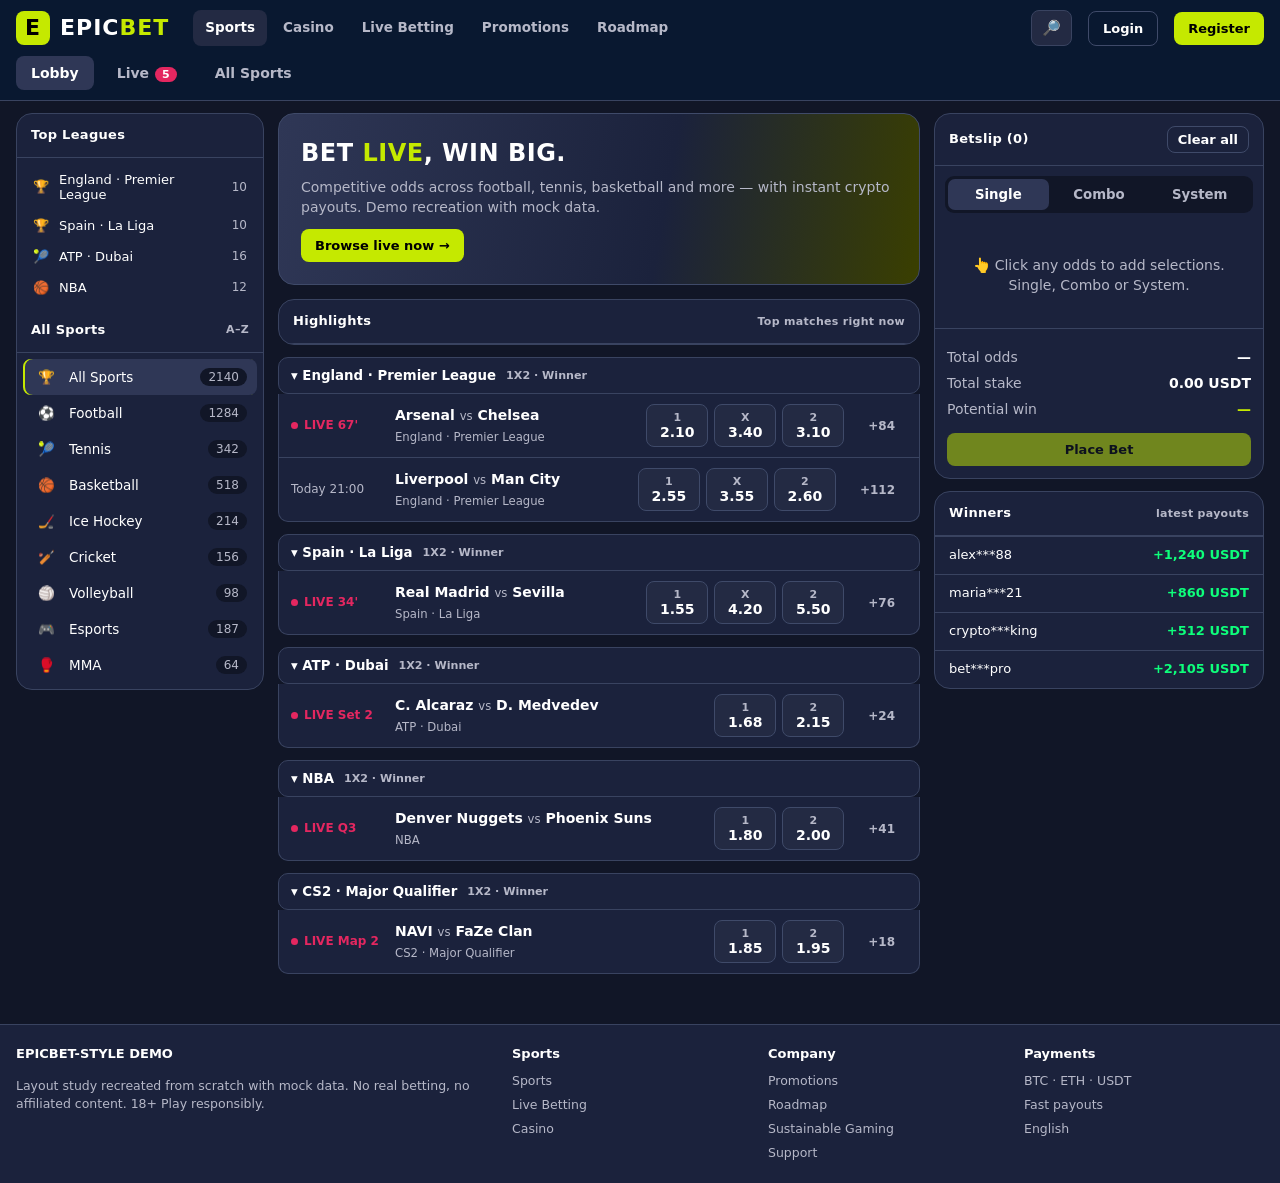
<file: index.html>
<!doctype html>
<html lang="en">
<head>
<meta charset="utf-8"/>
<meta name="viewport" content="width=device-width,initial-scale=1"/>
<title>Epicbet-style Sportsbook — Sports (Demo Recreation)</title>
<meta name="description" content="Demo recreation of a sportsbook sports page layout for study purposes. Mock data, no real betting."/>
<meta name="theme-color" content="#111627"/>
<link rel="stylesheet" href="./styles.css"/>
</head>
<body>

<header class="site-header">
  <div class="header-inner">
    <a class="logo" href="./index.html" aria-label="home"><span class="logo-mark">E</span><span>EPIC<em>BET</em></span></a>
    <nav class="main-nav" aria-label="products">
      <a href="./index.html" class="active">Sports</a>
      <a href="./casino.html">Casino</a>
      <a href="./live.html">Live Betting</a>
      <a href="./promotions.html">Promotions</a>
      <a href="./roadmap.html">Roadmap</a>
    </nav>
    <div class="header-spacer"></div>
    <button class="icon-btn" id="searchBtn" aria-label="search">🔎</button>
    <button class="btn btn-ghost" data-auth="login">Login</button>
    <button class="btn btn-primary" data-auth="register">Register</button>
  </div>
  <div class="catbar" role="tablist" aria-label="sports categories">
    <button class="cat-tab active" data-view="lobby" role="tab">Lobby</button>
    <button class="cat-tab" data-view="live" role="tab">Live<span class="pill" id="livePill">0</span></button>
    <button class="cat-tab" data-view="all" role="tab">All Sports</button>
    <div class="cat-spacer"></div>
    <label class="search-inline" id="searchWrap" hidden>🔎 <input id="search" placeholder="Search matches…" aria-label="search matches"/></label>
  </div>
</header>

<main class="page">
  <aside class="panel left-col" aria-label="sports sidebar">
    <div class="panel-h"><span>Top Leagues</span></div>
    <div style="padding:6px" id="topLeagues"></div>
    <div class="panel-h"><span>All Sports</span><span class="winners-sub">A–Z</span></div>
    <div class="sport-list" id="sportList"></div>
  </aside>

  <section aria-label="matches">
    <div id="lobbyHero" class="lobby-hero">
      <h1>BET <em>LIVE</em>, WIN BIG.</h1>
      <p>Competitive odds across football, tennis, basketball and more — with instant crypto payouts. Demo recreation with mock data.</p>
      <button class="btn btn-primary" id="heroCta">Browse live now →</button>
    </div>
    <div class="panel" style="margin-bottom:12px"><div class="panel-h"><span id="viewTitle">Highlights</span><span class="winners-sub" id="viewSub">Top matches right now</span></div></div>
    <div id="matches"></div>
  </section>

  <aside class="betslip-col">
    <div class="panel betslip" aria-label="betslip">
      <div class="panel-h"><span id="slipTitle">Betslip (0)</span><button id="clearBtn" class="btn btn-ghost" style="padding:5px 10px">Clear all</button></div>
      <div class="tabs">
        <button data-mode="single" class="active">Single</button><button data-mode="combo">Combo</button><button data-mode="system">System</button>
      </div>
      <div class="slip-items" id="slipItems"></div>
      <div class="slip-footer">
        <div class="total-row"><span>Total odds</span><strong id="totalOdds">—</strong></div>
        <div class="total-row"><span>Total stake</span><strong id="totalStake">0.00 USDT</strong></div>
        <div class="total-row"><span>Potential win</span><strong id="potential" style="color:var(--accent)">—</strong></div>
        <button id="placeBtn" class="btn btn-primary" style="width:100%;margin-top:8px" disabled>Place Bet</button>
      </div>
    </div>
    <div class="panel winners" aria-label="winners">
      <div class="panel-h winners-head"><span>Winners</span><span class="winners-sub">latest payouts</span></div>
      <div id="winnersFeed"></div>
    </div>
  </aside>
</main>

<div class="dock" aria-label="mobile navigation">
  <nav>
    <a href="./index.html" class="active">🏆<span>Sports</span></a>
    <a href="./live.html">🔴<span>Live</span></a>
    <a href="./index.html" id="dockSlip">🧾<span>Betslip</span><span class="dbadge" id="dockBadge" hidden>0</span></a>
    <a href="./casino.html">🎰<span>Casino</span></a>
    <a href="./promotions.html">🎁<span>Bonus</span></a>
  </nav>
</div>

<div class="modal-back" id="authModal" role="dialog" aria-modal="true" aria-labelledby="authTitle">
  <div class="modal">
    <h2 id="authTitle">Login</h2>
    <p>Demo only — no account is created and nothing is sent anywhere.</p>
    <label>Email<input type="email" placeholder="you@example.com"/></label>
    <label>Password<input type="password" placeholder="••••••••"/></label>
    <div class="row">
      <button class="btn btn-ghost" id="authCancel">Cancel</button>
      <button class="btn btn-primary" id="authGo">Continue</button>
    </div>
  </div>
</div>

<footer>
  <div class="footer-inner">
    <div><h4>EPICBET-STYLE DEMO</h4><p>Layout study recreated from scratch with mock data. No real betting, no affiliated content. 18+ Play responsibly.</p></div>
    <div><h4>Sports</h4><ul><li><a href="./index.html">Sports</a></li><li><a href="./live.html">Live Betting</a></li><li><a href="./casino.html">Casino</a></li></ul></div>
    <div><h4>Company</h4><ul><li><a href="./promotions.html">Promotions</a></li><li><a href="./roadmap.html">Roadmap</a></li><li>Sustainable Gaming</li><li>Support</li></ul></div>
    <div><h4>Payments</h4><ul><li>BTC · ETH · USDT</li><li>Fast payouts</li><li>English</li></ul></div>
  </div>
</footer>

<script src="./app.js"></script>
</body>
</html>
</file>
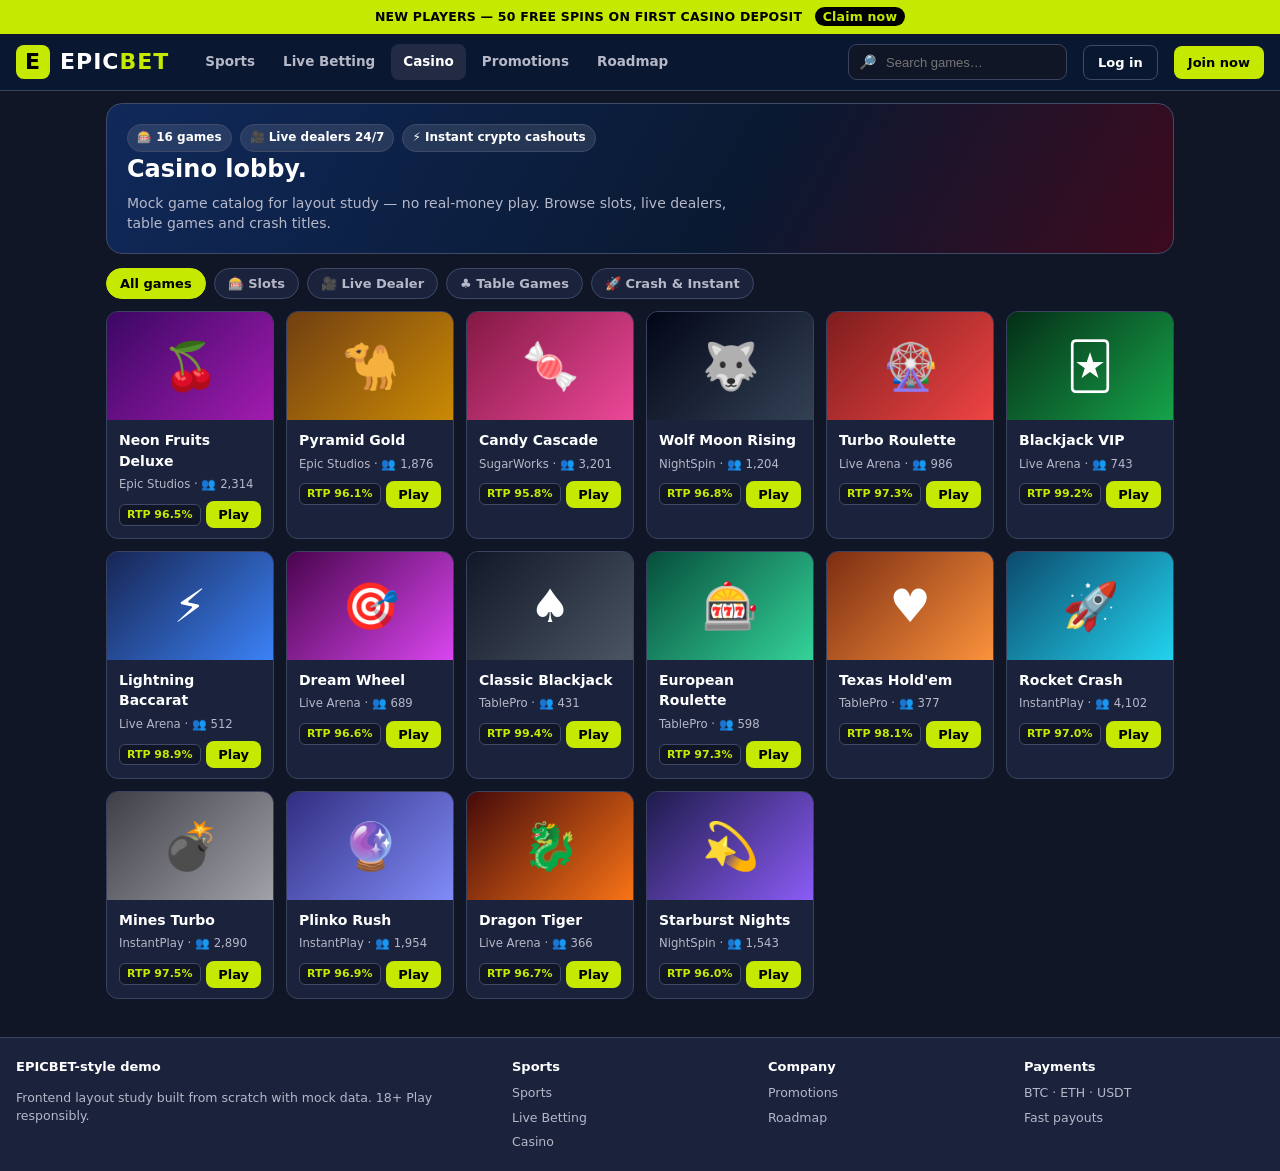
<file: casino.html>
<!doctype html>
<html lang="en">
<head>
<meta charset="utf-8"/>
<meta name="viewport" content="width=device-width,initial-scale=1"/>
<title>Casino — EpicBet-style Sportsbook (Demo)</title>
<link rel="stylesheet" href="./styles.css"/>
</head>
<body>
<div class="promo-bar">NEW PLAYERS — 50 FREE SPINS ON FIRST CASINO DEPOSIT <strong>Claim now</strong></div>

<header class="site-header">
  <div class="header-inner">
    <a class="logo" href="./index.html"><span class="logo-mark">E</span><span>EPIC<em>BET</em></span></a>
    <nav class="main-nav" aria-label="primary">
      <a href="./index.html">Sports</a>
      <a href="./live.html">Live Betting</a>
      <a href="./casino.html" class="active">Casino</a>
      <a href="./promotions.html">Promotions</a>
      <a href="./roadmap.html">Roadmap</a>
    </nav>
    <div class="header-spacer"></div>
    <label class="search-box">🔎 <input id="casinoSearch" placeholder="Search games…" aria-label="search games"/></label>
    <button class="btn btn-ghost">Log in</button>
    <button class="btn btn-primary">Join now</button>
  </div>
</header>

<main class="page page-single">
  <section aria-label="casino lobby">
    <div class="sub-hero">
      <div class="hero-badges"><span class="badge">🎰 <span id="gameCount">—</span></span><span class="badge">🎥 Live dealers 24/7</span><span class="badge">⚡ Instant crypto cashouts</span></div>
      <h1>Casino lobby.</h1>
      <p>Mock game catalog for layout study — no real-money play. Browse slots, live dealers, table games and crash titles.</p>
    </div>
    <div class="chips" id="casinoCats"></div>
    <div class="game-grid" id="gameGrid"></div>
  </section>
</main>

<footer>
  <div class="footer-inner">
    <div><h4>EPICBET-style demo</h4><p>Frontend layout study built from scratch with mock data. 18+ Play responsibly.</p></div>
    <div><h4>Sports</h4><ul><li><a href="./index.html">Sports</a></li><li><a href="./live.html">Live Betting</a></li><li><a href="./casino.html">Casino</a></li></ul></div>
    <div><h4>Company</h4><ul><li><a href="./promotions.html">Promotions</a></li><li><a href="./roadmap.html">Roadmap</a></li></ul></div>
    <div><h4>Payments</h4><ul><li>BTC · ETH · USDT</li><li>Fast payouts</li></ul></div>
  </div>
</footer>

<script src="./casino.js"></script>
</body>
</html>
</file>
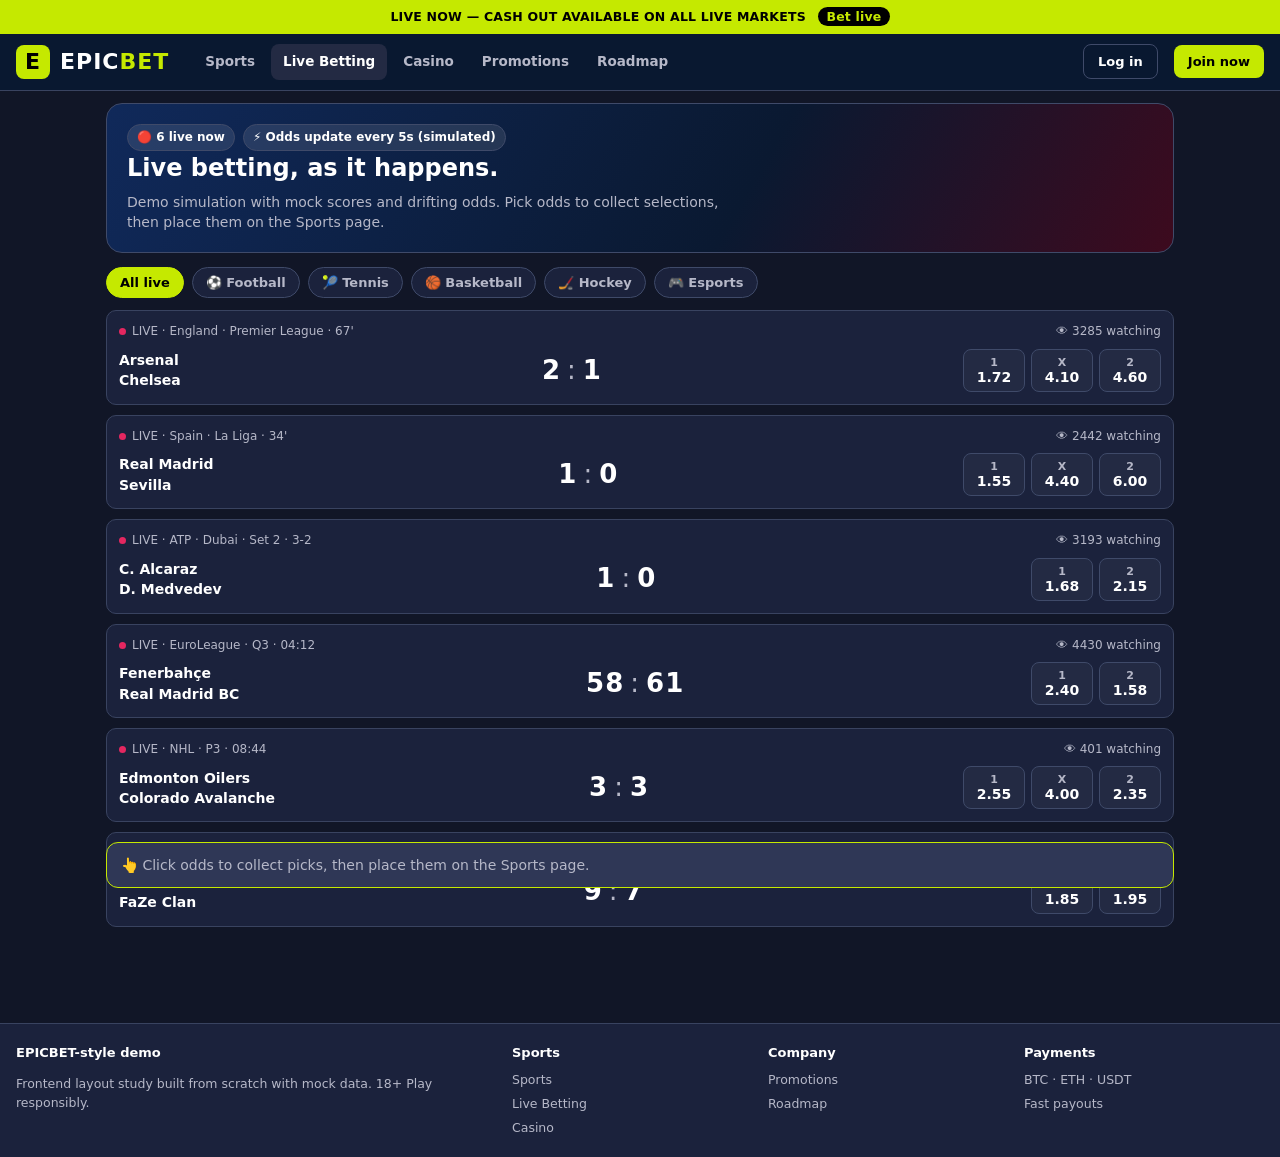
<file: live.html>
<!doctype html>
<html lang="en">
<head>
<meta charset="utf-8"/>
<meta name="viewport" content="width=device-width,initial-scale=1"/>
<title>Live Betting — EpicBet-style Sportsbook (Demo)</title>
<link rel="stylesheet" href="./styles.css"/>
</head>
<body>
<div class="promo-bar">LIVE NOW — CASH OUT AVAILABLE ON ALL LIVE MARKETS <strong>Bet live</strong></div>

<header class="site-header">
  <div class="header-inner">
    <a class="logo" href="./index.html"><span class="logo-mark">E</span><span>EPIC<em>BET</em></span></a>
    <nav class="main-nav" aria-label="primary">
      <a href="./index.html">Sports</a>
      <a href="./live.html" class="active">Live Betting</a>
      <a href="./casino.html">Casino</a>
      <a href="./promotions.html">Promotions</a>
      <a href="./roadmap.html">Roadmap</a>
    </nav>
    <div class="header-spacer"></div>
    <button class="btn btn-ghost">Log in</button>
    <button class="btn btn-primary">Join now</button>
  </div>
</header>

<main class="page page-single">
  <section aria-label="live betting">
    <div class="sub-hero">
      <div class="hero-badges"><span class="badge">🔴 <span id="liveCount">—</span></span><span class="badge">⚡ Odds update every 5s (simulated)</span></div>
      <h1>Live betting, as it happens.</h1>
      <p>Demo simulation with mock scores and drifting odds. Pick odds to collect selections, then place them on the Sports page.</p>
    </div>
    <div class="chips" id="liveFilters"></div>
    <div id="liveList"></div>
    <div class="live-bar" id="liveBar"></div>
  </section>
</main>

<footer>
  <div class="footer-inner">
    <div><h4>EPICBET-style demo</h4><p>Frontend layout study built from scratch with mock data. 18+ Play responsibly.</p></div>
    <div><h4>Sports</h4><ul><li><a href="./index.html">Sports</a></li><li><a href="./live.html">Live Betting</a></li><li><a href="./casino.html">Casino</a></li></ul></div>
    <div><h4>Company</h4><ul><li><a href="./promotions.html">Promotions</a></li><li><a href="./roadmap.html">Roadmap</a></li></ul></div>
    <div><h4>Payments</h4><ul><li>BTC · ETH · USDT</li><li>Fast payouts</li></ul></div>
  </div>
</footer>

<script src="./live.js"></script>
</body>
</html>
</file>
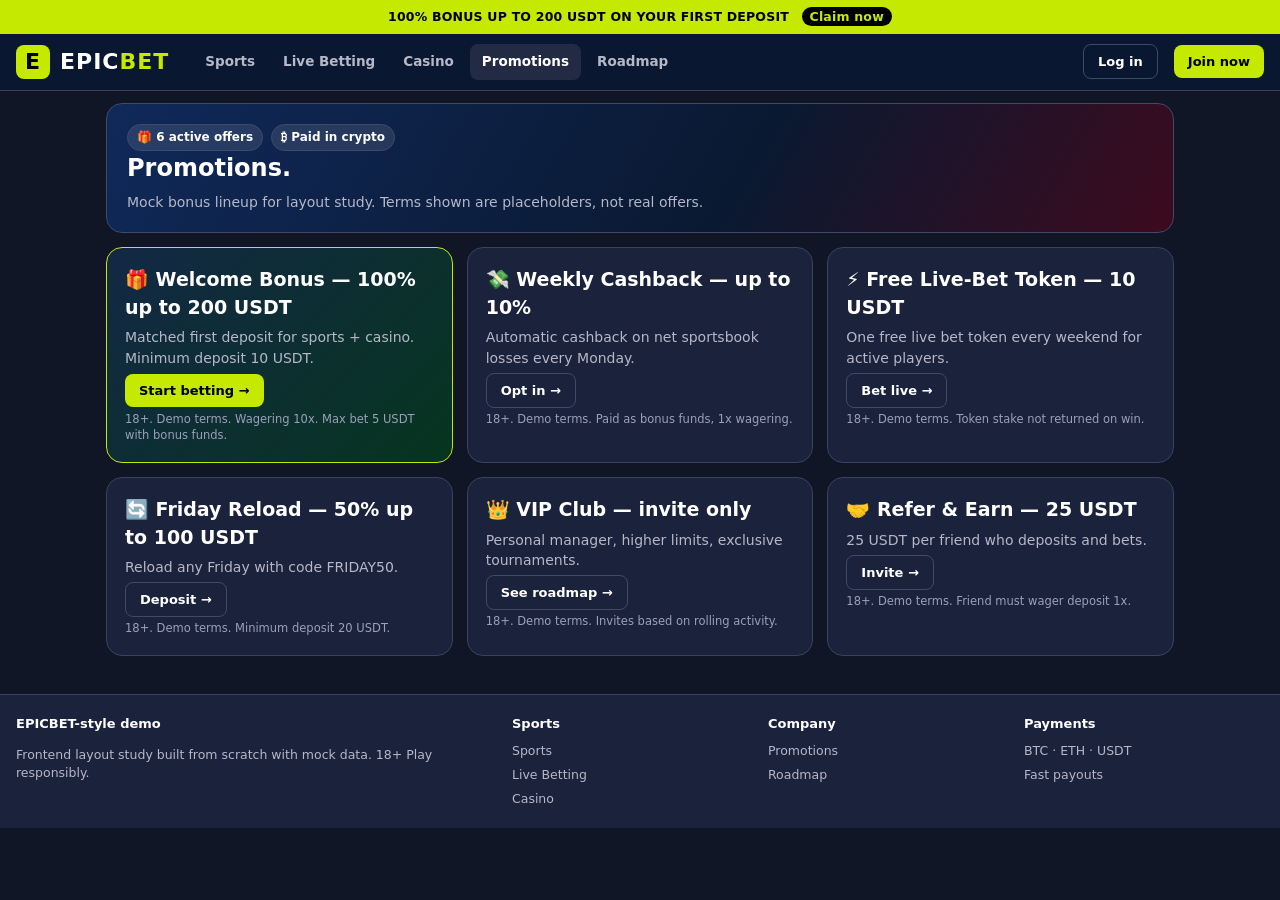
<file: promotions.html>
<!doctype html>
<html lang="en">
<head>
<meta charset="utf-8"/>
<meta name="viewport" content="width=device-width,initial-scale=1"/>
<title>Promotions — EpicBet-style Sportsbook (Demo)</title>
<link rel="stylesheet" href="./styles.css"/>
</head>
<body>
<div class="promo-bar">100% BONUS UP TO 200 USDT ON YOUR FIRST DEPOSIT <strong>Claim now</strong></div>

<header class="site-header">
  <div class="header-inner">
    <a class="logo" href="./index.html"><span class="logo-mark">E</span><span>EPIC<em>BET</em></span></a>
    <nav class="main-nav" aria-label="primary">
      <a href="./index.html">Sports</a>
      <a href="./live.html">Live Betting</a>
      <a href="./casino.html">Casino</a>
      <a href="./promotions.html" class="active">Promotions</a>
      <a href="./roadmap.html">Roadmap</a>
    </nav>
    <div class="header-spacer"></div>
    <button class="btn btn-ghost">Log in</button>
    <button class="btn btn-primary">Join now</button>
  </div>
</header>

<main class="page page-single">
  <section aria-label="promotions">
    <div class="sub-hero">
      <div class="hero-badges"><span class="badge">🎁 6 active offers</span><span class="badge">₿ Paid in crypto</span></div>
      <h1>Promotions.</h1>
      <p>Mock bonus lineup for layout study. Terms shown are placeholders, not real offers.</p>
    </div>
    <div class="promo-grid">
      <div class="promo-lg featured">
        <h2>🎁 Welcome Bonus — 100% up to 200 USDT</h2>
        <p>Matched first deposit for sports + casino. Minimum deposit 10 USDT.</p>
        <a class="btn btn-primary" href="./index.html">Start betting →</a>
        <div class="terms">18+. Demo terms. Wagering 10x. Max bet 5 USDT with bonus funds.</div>
      </div>
      <div class="promo-lg">
        <h2>💸 Weekly Cashback — up to 10%</h2>
        <p>Automatic cashback on net sportsbook losses every Monday.</p>
        <a class="btn btn-ghost" href="./index.html">Opt in →</a>
        <div class="terms">18+. Demo terms. Paid as bonus funds, 1x wagering.</div>
      </div>
      <div class="promo-lg">
        <h2>⚡ Free Live-Bet Token — 10 USDT</h2>
        <p>One free live bet token every weekend for active players.</p>
        <a class="btn btn-ghost" href="./live.html">Bet live →</a>
        <div class="terms">18+. Demo terms. Token stake not returned on win.</div>
      </div>
      <div class="promo-lg">
        <h2>🔄 Friday Reload — 50% up to 100 USDT</h2>
        <p>Reload any Friday with code FRIDAY50.</p>
        <a class="btn btn-ghost" href="./index.html">Deposit →</a>
        <div class="terms">18+. Demo terms. Minimum deposit 20 USDT.</div>
      </div>
      <div class="promo-lg">
        <h2>👑 VIP Club — invite only</h2>
        <p>Personal manager, higher limits, exclusive tournaments.</p>
        <a class="btn btn-ghost" href="./roadmap.html">See roadmap →</a>
        <div class="terms">18+. Demo terms. Invites based on rolling activity.</div>
      </div>
      <div class="promo-lg">
        <h2>🤝 Refer &amp; Earn — 25 USDT</h2>
        <p>25 USDT per friend who deposits and bets.</p>
        <a class="btn btn-ghost" href="./index.html">Invite →</a>
        <div class="terms">18+. Demo terms. Friend must wager deposit 1x.</div>
      </div>
    </div>
  </section>
</main>

<footer>
  <div class="footer-inner">
    <div><h4>EPICBET-style demo</h4><p>Frontend layout study built from scratch with mock data. 18+ Play responsibly.</p></div>
    <div><h4>Sports</h4><ul><li><a href="./index.html">Sports</a></li><li><a href="./live.html">Live Betting</a></li><li><a href="./casino.html">Casino</a></li></ul></div>
    <div><h4>Company</h4><ul><li><a href="./promotions.html">Promotions</a></li><li><a href="./roadmap.html">Roadmap</a></li></ul></div>
    <div><h4>Payments</h4><ul><li>BTC · ETH · USDT</li><li>Fast payouts</li></ul></div>
  </div>
</footer>
</body>
</html>
</file>
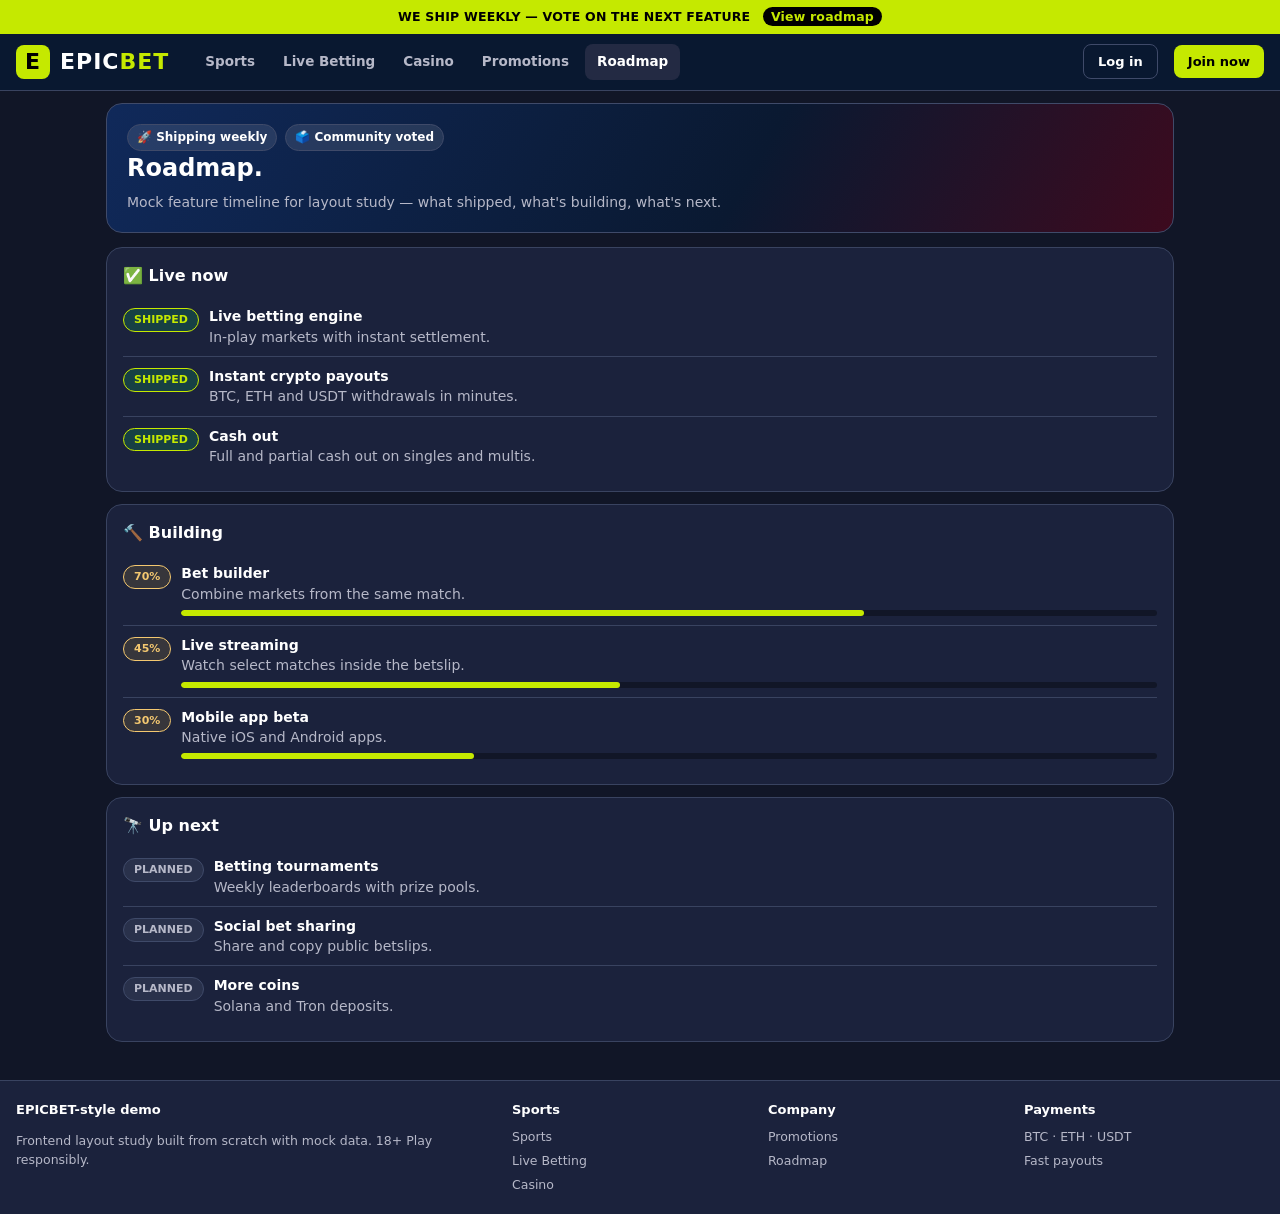
<file: roadmap.html>
<!doctype html>
<html lang="en">
<head>
<meta charset="utf-8"/>
<meta name="viewport" content="width=device-width,initial-scale=1"/>
<title>Roadmap — EpicBet-style Sportsbook (Demo)</title>
<link rel="stylesheet" href="./styles.css"/>
</head>
<body>
<div class="promo-bar">WE SHIP WEEKLY — VOTE ON THE NEXT FEATURE <strong>View roadmap</strong></div>

<header class="site-header">
  <div class="header-inner">
    <a class="logo" href="./index.html"><span class="logo-mark">E</span><span>EPIC<em>BET</em></span></a>
    <nav class="main-nav" aria-label="primary">
      <a href="./index.html">Sports</a>
      <a href="./live.html">Live Betting</a>
      <a href="./casino.html">Casino</a>
      <a href="./promotions.html">Promotions</a>
      <a href="./roadmap.html" class="active">Roadmap</a>
    </nav>
    <div class="header-spacer"></div>
    <button class="btn btn-ghost">Log in</button>
    <button class="btn btn-primary">Join now</button>
  </div>
</header>

<main class="page page-single">
  <section aria-label="roadmap">
    <div class="sub-hero">
      <div class="hero-badges"><span class="badge">🚀 Shipping weekly</span><span class="badge">🗳️ Community voted</span></div>
      <h1>Roadmap.</h1>
      <p>Mock feature timeline for layout study — what shipped, what's building, what's next.</p>
    </div>
    <div class="timeline">
      <div class="tl-group">
        <h2>✅ Live now</h2>
        <div class="tl-item"><span class="status done">SHIPPED</span><div><strong>Live betting engine</strong><br/><span style="color:var(--muted)">In-play markets with instant settlement.</span></div></div>
        <div class="tl-item"><span class="status done">SHIPPED</span><div><strong>Instant crypto payouts</strong><br/><span style="color:var(--muted)">BTC, ETH and USDT withdrawals in minutes.</span></div></div>
        <div class="tl-item"><span class="status done">SHIPPED</span><div><strong>Cash out</strong><br/><span style="color:var(--muted)">Full and partial cash out on singles and multis.</span></div></div>
      </div>
      <div class="tl-group">
        <h2>🔨 Building</h2>
        <div class="tl-item"><span class="status work">70%</span><div style="flex:1"><strong>Bet builder</strong><br/><span style="color:var(--muted)">Combine markets from the same match.</span><div class="progress"><i style="width:70%"></i></div></div></div>
        <div class="tl-item"><span class="status work">45%</span><div style="flex:1"><strong>Live streaming</strong><br/><span style="color:var(--muted)">Watch select matches inside the betslip.</span><div class="progress"><i style="width:45%"></i></div></div></div>
        <div class="tl-item"><span class="status work">30%</span><div style="flex:1"><strong>Mobile app beta</strong><br/><span style="color:var(--muted)">Native iOS and Android apps.</span><div class="progress"><i style="width:30%"></i></div></div></div>
      </div>
      <div class="tl-group">
        <h2>🔭 Up next</h2>
        <div class="tl-item"><span class="status next">PLANNED</span><div><strong>Betting tournaments</strong><br/><span style="color:var(--muted)">Weekly leaderboards with prize pools.</span></div></div>
        <div class="tl-item"><span class="status next">PLANNED</span><div><strong>Social bet sharing</strong><br/><span style="color:var(--muted)">Share and copy public betslips.</span></div></div>
        <div class="tl-item"><span class="status next">PLANNED</span><div><strong>More coins</strong><br/><span style="color:var(--muted)">Solana and Tron deposits.</span></div></div>
      </div>
    </div>
  </section>
</main>

<footer>
  <div class="footer-inner">
    <div><h4>EPICBET-style demo</h4><p>Frontend layout study built from scratch with mock data. 18+ Play responsibly.</p></div>
    <div><h4>Sports</h4><ul><li><a href="./index.html">Sports</a></li><li><a href="./live.html">Live Betting</a></li><li><a href="./casino.html">Casino</a></li></ul></div>
    <div><h4>Company</h4><ul><li><a href="./promotions.html">Promotions</a></li><li><a href="./roadmap.html">Roadmap</a></li></ul></div>
    <div><h4>Payments</h4><ul><li>BTC · ETH · USDT</li><li>Fast payouts</li></ul></div>
  </div>
</footer>
</body>
</html>
</file>
<file: styles.css>
:root{
  --bg0:#111627;
  --bg1:#1B223C;
  --bg2:#232A43;
  --card:#232A43;
  --card2:#2F3756;
  --elev:#252C46;
  --line:#394360;
  --line2:#3f4a69;
  --text:#FFFFFF;
  --content:#DBDCE4;
  --muted:#B6B8C8;
  --muted2:#9AA0B8;
  --accent:#C5E900;
  --accent-d:#AFC800;
  --accent-l:#E7FF75;
  --live:#E42760;
  --green:#0EFF7B;
  --gold:#F4C870;
  --info:#7B5FFF;
  --radius:16px;
  --font:"Poppins",system-ui,-apple-system,"Segoe UI",Roboto,Arial,sans-serif;
  --num:"Magistral","Poppins",system-ui,-apple-system,"Segoe UI",sans-serif;
}
*{box-sizing:border-box}
html,body{margin:0;padding:0}
body{
  background:var(--bg0);
  color:var(--text);
  font-family:var(--font);
  font-size:14px;
  line-height:1.45;
}
a{color:inherit;text-decoration:none}
button{font-family:inherit;cursor:pointer}
:focus-visible{outline:2px solid var(--accent);outline-offset:2px}

/* promo bar */
.promo-bar{
  background:linear-gradient(90deg,#00b35c,#00e676 50%,#00b35c);
  color:#04160b;
  font-weight:800;
  font-size:12.5px;
  letter-spacing:.2px;
  text-align:center;
  padding:8px 12px;
}
.promo-bar strong{background:#04160b;color:#00e676;padding:2px 8px;border-radius:999px;margin-left:8px}

/* header */
.site-header{
  position:sticky;top:0;z-index:50;
  background:rgba(10,25,49,.96);
  backdrop-filter:blur(10px);
  border-bottom:1px solid var(--line);
}
.header-inner{
  max-width:1440px;margin:0 auto;
  display:flex;align-items:center;gap:16px;
  padding:10px 16px;
}
.logo{display:flex;align-items:center;gap:10px;font-weight:900;font-size:22px;letter-spacing:.5px}
.logo-mark{
  width:34px;height:34px;border-radius:9px;
  background:linear-gradient(135deg,#00e676,#00a2ff);
  display:grid;place-items:center;color:#04160b;font-weight:900;
}
.logo span em{font-style:normal;color:var(--accent)}
.main-nav{display:flex;gap:4px;margin-left:8px}
.main-nav a{
  padding:8px 12px;border-radius:8px;color:var(--muted);
  font-weight:700;font-size:13.5px;white-space:nowrap;
}
.main-nav a.active,.main-nav a:hover{background:var(--card);color:var(--text)}
.header-spacer{flex:1}
.search-box{
  display:flex;align-items:center;gap:8px;
  background:var(--bg0);border:1px solid var(--line);
  border-radius:9px;padding:7px 10px;min-width:200px;
}
.search-box input{background:transparent;border:0;outline:0;color:var(--text);width:100%;font-size:13px}
.btn{border:0;border-radius:9px;padding:9px 14px;font-weight:800;font-size:13px}
.btn-ghost{background:transparent;border:1px solid var(--line2);color:var(--text)}
.btn-primary{background:var(--accent);color:#04160b}
.btn-primary:hover{background:#2bff8f}
.btn:disabled{opacity:.5;cursor:not-allowed}

/* sports tabs */
.sports-tabs{
  max-width:1440px;margin:0 auto;
  display:flex;gap:8px;overflow-x:auto;
  padding:12px 16px 4px;
  scrollbar-width:thin;
}
.sport-tab{
  flex:0 0 auto;display:flex;align-items:center;gap:8px;
  background:var(--bg1);border:1px solid var(--line);
  border-radius:999px;padding:8px 13px;color:var(--muted);
  font-weight:700;font-size:13px;
}
.sport-tab.active{background:var(--accent);border-color:var(--accent);color:#04160b}
.sport-tab .count{background:rgba(0,0,0,.25);border-radius:999px;padding:1px 7px;font-size:12px}
.sport-tab.active .count{background:rgba(0,0,0,.22)}

/* layout */
.page{
  max-width:1440px;margin:0 auto;
  display:grid;grid-template-columns:248px minmax(0,1fr) 330px;
  gap:14px;padding:12px 16px 28px;
  align-items:start;
}
.panel{
  background:var(--bg1);
  border:1px solid var(--line);
  border-radius:var(--radius);
  overflow:hidden;
}
.panel-h{
  padding:12px 14px;border-bottom:1px solid var(--line);
  font-weight:800;font-size:13px;letter-spacing:.3px;
  display:flex;align-items:center;justify-content:space-between;
}
.sport-list{display:flex;flex-direction:column;padding:6px}
.sport-row{
  display:flex;align-items:center;gap:10px;width:100%;
  background:transparent;border:0;color:var(--text);
  padding:9px 10px;border-radius:8px;font-size:13.5px;
  text-align:left;
}
.sport-row:hover{background:var(--card)}
.sport-row.active{background:var(--card2);box-shadow:inset 2px 0 0 var(--accent)}
.sport-row .ico{width:26px;text-align:center}
.sport-row .n{margin-left:auto;color:var(--muted);font-size:12px;background:var(--bg0);padding:2px 8px;border-radius:999px}

/* center */
.hero{
  background:linear-gradient(120deg,#10295a 0%,#0a1931 55%,#06351f 100%);
  border:1px solid var(--line2);
  border-radius:var(--radius);
  padding:18px;display:flex;gap:16px;align-items:center;
  margin-bottom:14px;position:relative;overflow:hidden;
}
.hero::after{
  content:"";position:absolute;right:-40px;top:-40px;width:220px;height:220px;
  background:radial-gradient(circle,rgba(0,230,118,.35),transparent 70%);
}
.hero h1{margin:0 0 6px;font-size:22px;line-height:1.15}
.hero p{margin:0 0 12px;color:var(--muted)}
.hero-badges{display:flex;gap:8px;flex-wrap:wrap}
.badge{font-size:12px;font-weight:700;background:rgba(255,255,255,.1);border:1px solid var(--line2);padding:4px 9px;border-radius:999px}

.league{margin-bottom:12px}
.league-head{
  display:flex;align-items:center;gap:10px;width:100%;
  background:var(--bg1);border:1px solid var(--line);border-radius:10px;
  color:var(--text);padding:10px 12px;font-weight:800;
}
.league-head small{color:var(--muted);font-weight:600}
.match{
  display:grid;grid-template-columns:92px 1fr auto auto;
  gap:12px;align-items:center;
  background:var(--bg1);border:1px solid var(--line);
  border-top:0;padding:10px 12px;
}
.search-inline[hidden]{display:none}
.league .match:last-child{border-radius:0 0 10px 10px}
.match-time{color:var(--muted);font-size:12px}
.match-time.live{color:var(--live);font-weight:800}
.live-dot{display:inline-block;width:7px;height:7px;border-radius:50%;background:var(--live);margin-right:6px}
@media (prefers-reduced-motion:no-preference){
  .live-dot{animation:pulse 1.4s infinite}
  @keyframes pulse{0%,100%{opacity:1}50%{opacity:.35}}
}
.match-teams{font-weight:600}
.match-teams div{white-space:nowrap;overflow:hidden;text-overflow:ellipsis}
.match-teams small{color:var(--muted);font-weight:500}
.odds{display:flex;gap:6px}
.odd{
  min-width:62px;background:var(--card);border:1px solid var(--line2);
  border-radius:8px;color:var(--text);padding:6px 8px;text-align:center;
}
.odd small{display:block;color:var(--muted);font-size:11px;font-weight:700}
.odd strong{font-variant-numeric:tabular-nums;font-size:14px}
.odd:hover{border-color:var(--accent)}
.odd.selected{background:var(--accent);border-color:var(--accent);color:#04160b}
.odd.selected small{color:#06351f}

/* betslip */
.betslip{position:sticky;top:78px}
.tabs{display:flex;background:var(--bg0);margin:10px;border-radius:9px;padding:3px}
.tabs button{flex:1;border:0;background:transparent;color:var(--muted);font-weight:800;padding:8px;border-radius:7px}
.tabs button.active{background:var(--card2);color:var(--text)}
.slip-empty{padding:22px;text-align:center;color:var(--muted)}
.slip-items{display:flex;flex-direction:column;gap:8px;padding:10px 12px;max-height:380px;overflow:auto}
.slip-item{background:var(--card);border:1px solid var(--line2);border-radius:10px;padding:9px 10px}
.slip-item .top{display:flex;justify-content:space-between;gap:8px;font-size:12.5px}
.slip-item .pick{color:var(--accent);font-weight:800}
.slip-item button.rm{background:transparent;border:0;color:var(--muted);font-size:15px}
.stake-row{display:flex;gap:8px;align-items:center;margin-top:8px}
.stake-row input{
  width:100%;background:var(--bg0);border:1px solid var(--line2);
  border-radius:8px;color:var(--text);padding:7px 9px;
}
.slip-footer{padding:12px;border-top:1px solid var(--line)}
.total-row{display:flex;justify-content:space-between;margin:6px 0;color:var(--muted)}
.total-row strong{color:var(--text);font-variant-numeric:tabular-nums}
.promo-card{
  margin-top:12px;background:linear-gradient(135deg,#132845,#0a3d24);
  border:1px solid var(--line2);border-radius:var(--radius);padding:14px;
}
.promo-card h3{margin:0 0 6px}
.promo-card p{margin:0 0 10px;color:#c6d6f5;font-size:13px}
.winners{margin-top:12px}
.winner-row{display:flex;justify-content:space-between;padding:9px 14px;border-top:1px solid var(--line);font-size:13px}
.winner-row b{color:var(--gold)}

/* footer */
footer{border-top:1px solid var(--line);background:var(--bg1);margin-top:10px}
.footer-inner{max-width:1440px;margin:0 auto;padding:20px 16px;color:var(--muted);font-size:12.5px;
  display:grid;grid-template-columns:2fr 1fr 1fr 1fr;gap:16px}
footer h4{color:var(--text);margin:0 0 8px;font-size:13px}
footer ul{list-style:none;margin:0;padding:0;display:grid;gap:6px}

@media (max-width:1100px){
  .page{grid-template-columns:220px minmax(0,1fr)}
  .betslip-col{display:none}
  .betslip-fab{
    position:fixed;right:14px;bottom:14px;z-index:60;
    background:var(--accent);color:#04160b;border:0;border-radius:999px;
    padding:13px 18px;font-weight:900;box-shadow:0 8px 28px rgba(0,0,0,.4);
  }
}
@media (min-width:1101px){.betslip-fab{display:none}}
@media (max-width:760px){
  .page{grid-template-columns:1fr}
  .left-col{display:none}
  .main-nav{display:none}
  .search-box{min-width:0;flex:1}
  .match{grid-template-columns:1fr;gap:8px}
  .odds{width:100%}
  .odd{flex:1}
  .footer-inner{grid-template-columns:1fr 1fr}
}

/* ---- sub pages ---- */
.page-single{grid-template-columns:minmax(0,1fr);max-width:1100px}
.sub-hero{
  background:linear-gradient(120deg,#10295a,#0a1931 60%,#3d0a1e);
  border:1px solid var(--line2);border-radius:var(--radius);
  padding:20px;margin-bottom:14px;
}
.sub-hero h1{margin:0 0 6px;font-size:24px}
.sub-hero p{margin:0;color:var(--muted);max-width:70ch}
.chips{display:flex;gap:8px;flex-wrap:wrap;margin:0 0 12px}
.chip{
  background:var(--bg1);border:1px solid var(--line2);color:var(--muted);
  border-radius:999px;padding:7px 13px;font-weight:700;font-size:13px;
}
.chip.active{background:var(--accent);border-color:var(--accent);color:#04160b}
.live-card{
  background:var(--bg1);border:1px solid var(--line);border-radius:10px;
  padding:12px;margin-bottom:10px;
}
.live-card .lc-top{display:flex;justify-content:space-between;align-items:center;color:var(--muted);font-size:12px;margin-bottom:8px}
.live-score{font-size:26px;font-weight:900;font-variant-numeric:tabular-nums;letter-spacing:1px}
.live-score .sep{color:var(--muted);margin:0 6px;font-weight:400}
.live-teams{display:flex;justify-content:space-between;align-items:center;gap:12px;flex-wrap:wrap}
.live-teams .t{font-weight:700}
.live-bar{
  position:sticky;bottom:12px;margin-top:12px;
  background:var(--card2);border:1px solid var(--accent);border-radius:12px;
  padding:12px 14px;display:flex;align-items:center;gap:12px;flex-wrap:wrap;
}
.game-grid{display:grid;grid-template-columns:repeat(auto-fill,minmax(168px,1fr));gap:12px}
.game-card{background:var(--bg1);border:1px solid var(--line);border-radius:12px;overflow:hidden;transition:transform .15s}
.game-card:hover{transform:translateY(-3px);border-color:var(--line2)}
.game-thumb{height:108px;display:grid;place-items:center;font-size:46px}
.game-body{padding:10px 12px}
.game-body h3{margin:0 0 2px;font-size:14px}
.game-body small{color:var(--muted)}
.game-meta{display:flex;justify-content:space-between;align-items:center;margin-top:8px}
.rtp{font-size:11px;font-weight:800;background:var(--bg0);border:1px solid var(--line2);border-radius:6px;padding:2px 7px;color:var(--accent)}
.promo-grid{display:grid;grid-template-columns:repeat(auto-fill,minmax(300px,1fr));gap:14px}
.promo-lg{background:var(--bg1);border:1px solid var(--line);border-radius:var(--radius);padding:18px;position:relative;overflow:hidden}
.promo-lg.featured{border-color:var(--accent);background:linear-gradient(135deg,#132845,#06351f)}
.promo-lg h2{margin:0 0 6px;font-size:19px}
.promo-lg p{color:var(--muted);margin:0 0 12px}
.promo-lg .terms{font-size:11.5px;color:var(--muted2);margin-top:10px}
.timeline{display:flex;flex-direction:column;gap:12px}
.tl-group{background:var(--bg1);border:1px solid var(--line);border-radius:var(--radius);padding:16px}
.tl-group h2{margin:0 0 10px;font-size:16px;display:flex;align-items:center;gap:8px}
.tl-item{display:flex;gap:10px;align-items:flex-start;padding:9px 0;border-top:1px solid var(--line)}
.tl-item:first-of-type{border-top:0}
.status{flex:0 0 auto;font-size:11px;font-weight:800;border-radius:999px;padding:3px 10px;margin-top:2px}
.status.done{background:rgba(0,230,118,.15);color:var(--accent);border:1px solid var(--accent)}
.status.work{background:rgba(255,197,49,.12);color:var(--gold);border:1px solid var(--gold)}
.status.next{background:rgba(138,155,181,.12);color:var(--muted);border:1px solid var(--line2)}
.progress{height:6px;background:var(--bg0);border-radius:999px;margin-top:6px;overflow:hidden}
.progress i{display:block;height:100%;background:var(--accent);border-radius:999px}

/* ---- exact-theme overrides + new components ---- */
body{font-size:14px}
.logo{font-family:var(--num);font-weight:800;letter-spacing:1px}
.logo-mark{background:var(--accent);color:#000;border-radius:8px}
.promo-bar{background:var(--accent);color:#000}
.promo-bar strong{background:#000;color:var(--accent)}
.btn{border-radius:8px}
.btn-primary{background:var(--accent);color:#000}
.btn-primary:hover{background:var(--accent-l)}
.odd strong,.live-score,.total-row strong{font-family:var(--num);font-weight:700}
.odd.selected{color:#000}
.odd.selected small{color:#1a2000}
.sport-tab.active,.chip.active{color:#000}
.hero{background:linear-gradient(120deg,#232A43 0%,#1B223C 55%,#2a2f00 100%)}
.hero::after{background:radial-gradient(circle,rgba(197,233,0,.28),transparent 70%)}
.promo-card{background:linear-gradient(135deg,#232A43,#2a2f00)}
.live-dot{background:var(--live)}
.match-time.live{color:var(--live)}
.winner-row b{color:var(--green)}

/* category tabs: Lobby / Live / All Sports */
.catbar{
  max-width:1440px;margin:0 auto;padding:0 16px 10px;
  display:flex;align-items:center;gap:8px;
}
.cat-tab{
  background:transparent;border:1px solid transparent;color:var(--muted);
  font-weight:600;font-size:14px;padding:8px 14px;border-radius:8px;
}
.cat-tab:hover{color:var(--text)}
.cat-tab.active{background:var(--card2);color:var(--text)}
.cat-tab .pill{background:var(--live);color:#fff;font-size:11px;font-weight:700;border-radius:999px;padding:1px 7px;margin-left:6px}
.cat-spacer{flex:1}
.search-inline{display:flex;align-items:center;gap:8px;background:var(--bg0);border:1px solid var(--line);border-radius:8px;padding:7px 10px;min-width:220px}
.search-inline input{background:transparent;border:0;outline:0;color:var(--text);width:100%;font-size:13px}
.icon-btn{background:var(--card);border:1px solid var(--line);color:var(--text);border-radius:8px;padding:8px 10px;font-size:15px}

/* sidebar sections */
.side-sec{padding:10px 6px 4px;font-size:11px;font-weight:700;letter-spacing:.6px;color:var(--muted);text-transform:uppercase}
.tl-row{display:flex;align-items:center;gap:10px;width:100%;background:transparent;border:0;color:var(--text);padding:8px 10px;border-radius:8px;font-size:13px;text-align:left}
.tl-row:hover{background:var(--card)}
.tl-row .n{margin-left:auto;color:var(--muted);font-size:12px}

/* lobby hero */
.lobby-hero{
  background:linear-gradient(100deg,#2F3756,#1B223C 60%,#3a3f00);
  border:1px solid var(--line2);border-radius:var(--radius);
  padding:22px;margin-bottom:14px;position:relative;overflow:hidden;
}
.lobby-hero h1{margin:0 0 6px;font-size:24px;font-family:var(--num);letter-spacing:.5px}
.lobby-hero h1 em{font-style:normal;color:var(--accent)}
.lobby-hero p{margin:0 0 12px;color:var(--muted)}
.more-link{background:none;border:0;color:var(--muted);font-size:12px;font-weight:600;padding:6px 12px}
.more-link:hover{color:var(--accent)}

/* winners feed */
.winners-head{display:flex;align-items:center;justify-content:space-between}
.winners-sub{font-size:11px;color:var(--muted)}

/* mobile dock */
.dock{
  display:none;position:fixed;left:0;right:0;bottom:0;z-index:60;
  background:rgba(27,34,60,.98);border-top:1px solid var(--line);
  padding:6px 4px calc(6px + env(safe-area-inset-bottom));
}
.dock nav{display:grid;grid-template-columns:repeat(5,1fr);gap:2px}
.dock a{display:flex;flex-direction:column;align-items:center;gap:2px;color:var(--muted);font-size:10.5px;font-weight:600;padding:6px 2px;border-radius:8px;position:relative}
.dock a.active{color:var(--accent)}
.dock .dbadge{position:absolute;top:0;right:calc(50% - 20px);background:var(--accent);color:#000;font-size:10px;font-weight:800;border-radius:999px;padding:0 6px}

/* auth modal */
.modal-back{position:fixed;inset:0;background:rgba(17,22,39,.8);display:none;place-items:center;z-index:100;padding:16px}
.modal-back.open{display:grid}
.modal{background:var(--bg1);border:1px solid var(--line2);border-radius:var(--radius);padding:24px;width:min(400px,100%)}
.modal h2{margin:0 0 4px;font-family:var(--num)}
.modal p{color:var(--muted);font-size:13px;margin:0 0 14px}
.modal label{display:block;font-size:12px;color:var(--muted);margin:10px 0 4px}
.modal input{width:100%;background:var(--bg0);border:1px solid var(--line2);border-radius:8px;color:var(--text);padding:10px}
.modal .row{display:flex;gap:10px;margin-top:16px}
.modal .row .btn{flex:1;padding:11px}

@media (max-width:1100px){
  .dock{display:block}
  body{padding-bottom:64px}
  .betslip-fab{display:none !important}
}
</file>
